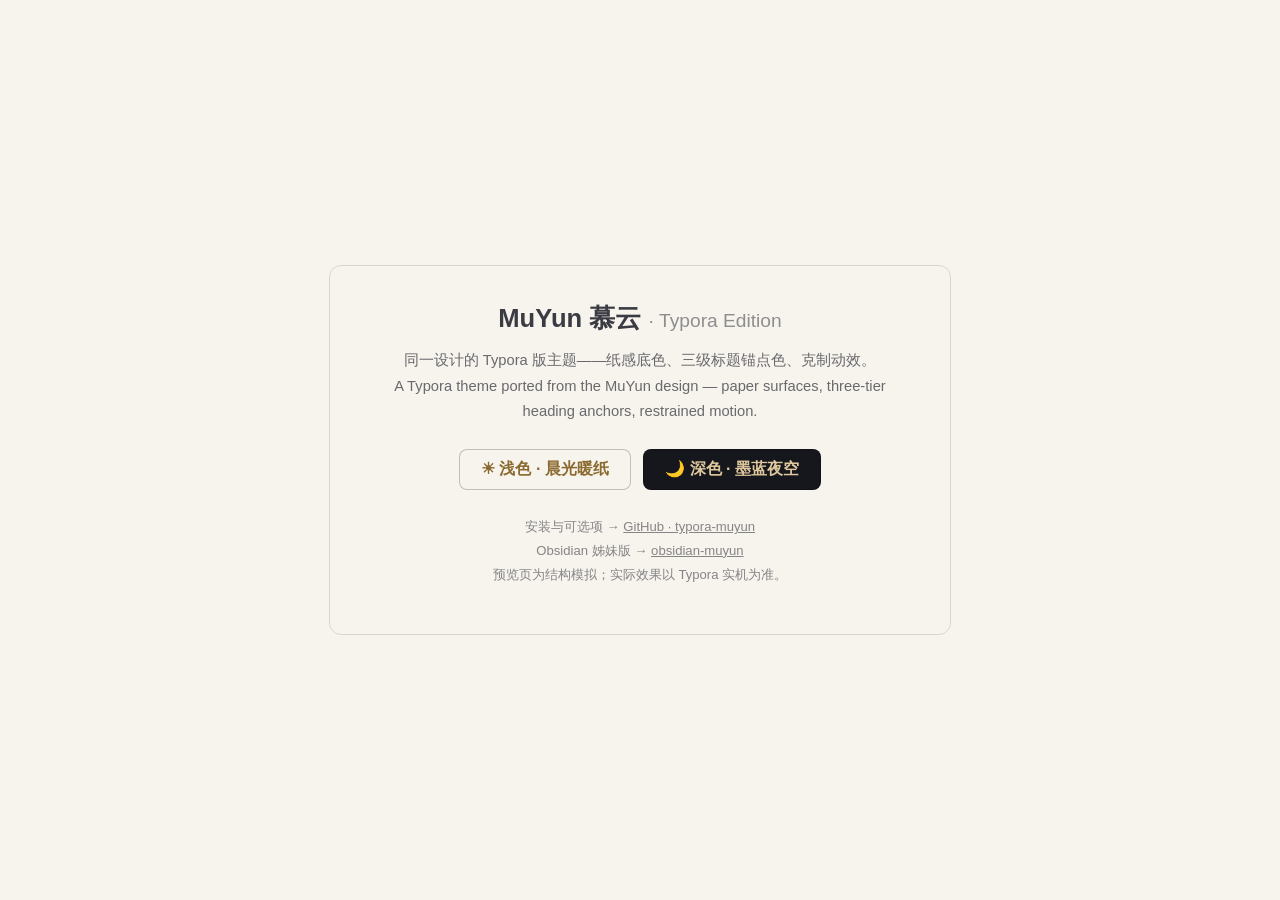
<file: index.html>
<!DOCTYPE html>
<html lang="zh">
<head>
<meta charset="utf-8">
<meta name="viewport" content="width=device-width, initial-scale=1">
<title>MuYun 慕云 · Typora 主题在线预览</title>
<style>
	:root { color-scheme: light dark; }
	body {
		margin: 0; min-height: 100vh; display: flex; align-items: center; justify-content: center;
		font-family: "Segoe UI", "PingFang SC", "Microsoft YaHei", sans-serif;
		background: #F7F4ED; color: #3B3B44;
	}
	@media (prefers-color-scheme: dark) {
		body { background: #16161D; color: #C6C9D4; }
		.card { border-color: rgba(255,255,255,.12); }
		.btn { border-color: rgba(255,255,255,.22); }
	}
	.card { max-width: 34rem; margin: 2rem 1rem; padding: 2.2rem 2.4rem; text-align: center;
		border: 1px solid rgba(0,0,0,.12); border-radius: 12px; }
	h1 { font-size: 1.6rem; margin: 0 0 .3rem; }
	h1 .en { font-weight: 400; opacity: .55; font-size: .75em; }
	.sub { font-size: .92rem; opacity: .75; line-height: 1.7; margin: .8rem 0 1.6rem; }
	.btns { display: flex; gap: .8rem; justify-content: center; flex-wrap: wrap; }
	.btn { display: inline-block; padding: .55rem 1.3rem; border-radius: 8px; text-decoration: none;
		border: 1px solid rgba(0,0,0,.22); font-weight: 600; }
	.btn-light { background: #F7F4ED; color: #8A6A30; }
	.btn-dark { background: #16161D; color: #DDC79C; }
	.meta { font-size: .82rem; opacity: .6; margin-top: 1.6rem; line-height: 1.8; }
	.meta a { color: inherit; }
</style>
</head>
<body>
<main class="card">
	<h1>MuYun 慕云 <span class="en">· Typora Edition</span></h1>
	<p class="sub">同一设计的 Typora 版主题——纸感底色、三级标题锚点色、克制动效。<br>
	A Typora theme ported from the MuYun design — paper surfaces, three-tier heading anchors, restrained motion.</p>
	<div class="btns">
		<a class="btn btn-light" href="preview-light.html">☀ 浅色 · 晨光暖纸</a>
		<a class="btn btn-dark" href="preview-dark.html">🌙 深色 · 墨蓝夜空</a>
	</div>
	<p class="meta">
		安装与可选项 → <a href="https://github.com/GarrettFynn/typora-muyun">GitHub · typora-muyun</a><br>
		Obsidian 姊妹版 → <a href="https://github.com/GarrettFynn/obsidian-muyun">obsidian-muyun</a><br>
		预览页为结构模拟；实际效果以 Typora 实机为准。
	</p>
</main>
</body>
</html>
</file>
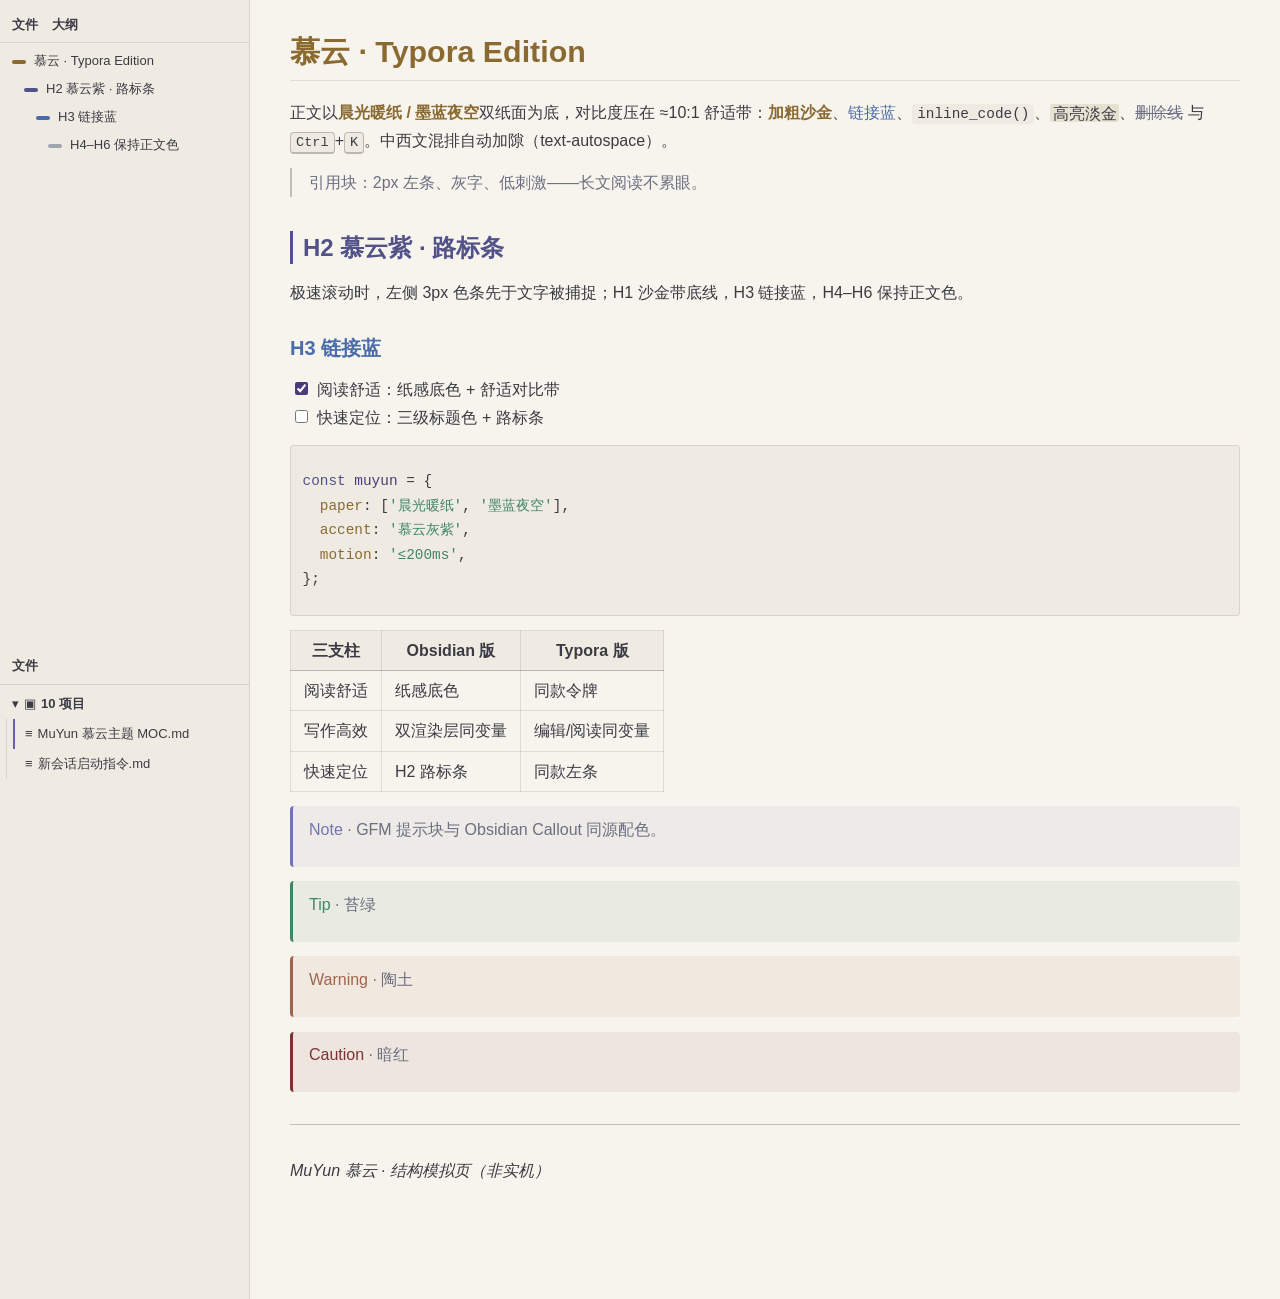
<file: preview-light.html>
<!DOCTYPE html>
<html lang="zh">
<head>
<meta charset="utf-8">
<title>MuYun · 晨光暖纸（结构模拟）</title>
<link rel="stylesheet" href="muyun.css">
<style>
	/* mock 布局（非主题内容） */
	body { display: flex; min-height: 100vh; margin: 0; }
	#typora-sidebar {
		width: 250px; flex: none; display: flex; flex-direction: column;
		border-right: 1px solid var(--muyun-border);
		font-size: 13px; box-sizing: border-box; padding: 8px 0;
	}
	.sidebar-tabs { display: flex; gap: 14px; padding: 6px 12px; font-weight: 600; }
	.sidebar-content { flex: 1; overflow: auto; padding: 4px 0 10px; }
	.outline-item { display: flex; align-items: center; padding: 3px 12px; }
	.outline-item > a { color: inherit; text-decoration: none; }
	.outline-h2 > .outline-item { padding-left: 24px; }
	.outline-h3 > .outline-item { padding-left: 36px; }
	.outline-h4 > .outline-item { padding-left: 48px; }
	.file-library-node { position: relative; }
	.file-node-background { position: absolute; left: 0; right: 0; top: 0; bottom: 0; }
	.file-node-content { position: relative; display: flex; align-items: center; gap: 5px; padding: 4px 12px; }
	.file-node-children { position: relative; margin-left: 6px; padding-left: 6px; }
	#write { flex: 1; max-width: none; margin: 0; padding: 30px 40px 100px; }
</style>
</head>
<body>
<div id="typora-sidebar">
	<div class="sidebar-tabs"><span>文件</span><span>大纲</span></div>
	<div class="sidebar-content">
		<div class="outline-item-wrapper outline-h1"><div class="outline-item"><a><span class="outline-label">慕云 · Typora Edition</span></a></div></div>
		<div class="outline-item-wrapper outline-h2"><div class="outline-item"><a><span class="outline-label">H2 慕云紫 · 路标条</span></a></div></div>
		<div class="outline-item-wrapper outline-h3"><div class="outline-item"><a><span class="outline-label">H3 链接蓝</span></a></div></div>
		<div class="outline-item-wrapper outline-h4"><div class="outline-item"><a><span class="outline-label">H4–H6 保持正文色</span></a></div></div>
	</div>
	<div class="sidebar-tabs"><span>文件</span></div>
	<div class="sidebar-content">
		<div class="file-library-node" data-is-directory="true">
			<div class="file-node-background"></div>
			<div class="file-node-content"><span class="file-node-open-state">▾</span><span class="file-node-icon">▣</span><span class="file-node-title">10 项目</span></div>
			<div class="file-node-children">
				<div class="file-library-node active">
					<div class="file-node-background"></div>
					<div class="file-node-content"><span class="file-node-icon">≡</span><span class="file-node-title">MuYun 慕云主题 MOC.md</span></div>
				</div>
				<div class="file-library-node">
					<div class="file-node-background"></div>
					<div class="file-node-content"><span class="file-node-icon">≡</span><span class="file-node-title">新会话启动指令.md</span></div>
				</div>
			</div>
		</div>
	</div>
</div>
<div id="write">
	<h1>慕云 · Typora Edition</h1>
	<p>正文以<strong>晨光暖纸 / 墨蓝夜空</strong>双纸面为底，对比度压在 ≈10:1 舒适带：<strong>加粗沙金</strong>、<a href="#">链接蓝</a>、<code>inline_code()</code>、<mark>高亮淡金</mark>、<del>删除线</del> 与 <kbd>Ctrl</kbd>+<kbd>K</kbd>。中西文混排自动加隙（text-autospace）。</p>
	<blockquote>引用块：2px 左条、灰字、低刺激——长文阅读不累眼。</blockquote>
	<h2>H2 慕云紫 · 路标条</h2>
	<p>极速滚动时，左侧 3px 色条先于文字被捕捉；H1 沙金带底线，H3 链接蓝，H4–H6 保持正文色。</p>
	<h3>H3 链接蓝</h3>
	<ul>
		<li class="md-task-list-item"><input type="checkbox" checked> 阅读舒适：纸感底色 + 舒适对比带</li>
		<li class="md-task-list-item"><input type="checkbox"> 快速定位：三级标题色 + 路标条</li>
	</ul>
	<pre class="md-fences"><div class="CodeMirror cm-s-inner"><div class="CodeMirror-lines"><pre class="CodeMirror-line"><span><span class="cm-keyword">const</span> <span class="cm-def">muyun</span> = {
  <span class="cm-attribute">paper</span>: [<span class="cm-string">'晨光暖纸'</span>, <span class="cm-string">'墨蓝夜空'</span>],
  <span class="cm-attribute">accent</span>: <span class="cm-string">'慕云灰紫'</span>,
  <span class="cm-attribute">motion</span>: <span class="cm-string">'≤200ms'</span>,
};</span></pre></div></div></pre>
	<table>
		<thead><tr><th>三支柱</th><th>Obsidian 版</th><th>Typora 版</th></tr></thead>
		<tbody>
			<tr><td>阅读舒适</td><td>纸感底色</td><td>同款令牌</td></tr>
			<tr><td>写作高效</td><td>双渲染层同变量</td><td>编辑/阅读同变量</td></tr>
			<tr><td>快速定位</td><td>H2 路标条</td><td>同款左条</td></tr>
		</tbody>
	</table>
	<blockquote class="md-alert md-alert-note"><p><span class="md-alert-text-note">Note</span> · GFM 提示块与 Obsidian Callout 同源配色。</p></blockquote>
	<blockquote class="md-alert md-alert-tip"><p><span class="md-alert-text-tip">Tip</span> · 苔绿</p></blockquote>
	<blockquote class="md-alert md-alert-warning"><p><span class="md-alert-text-warning">Warning</span> · 陶土</p></blockquote>
	<blockquote class="md-alert md-alert-caution"><p><span class="md-alert-text-caution">Caution</span> · 暗红</p></blockquote>
	<hr>
	<p><em>MuYun 慕云 · 结构模拟页（非实机）</em></p>
</div>
</body>
</html>
</file>
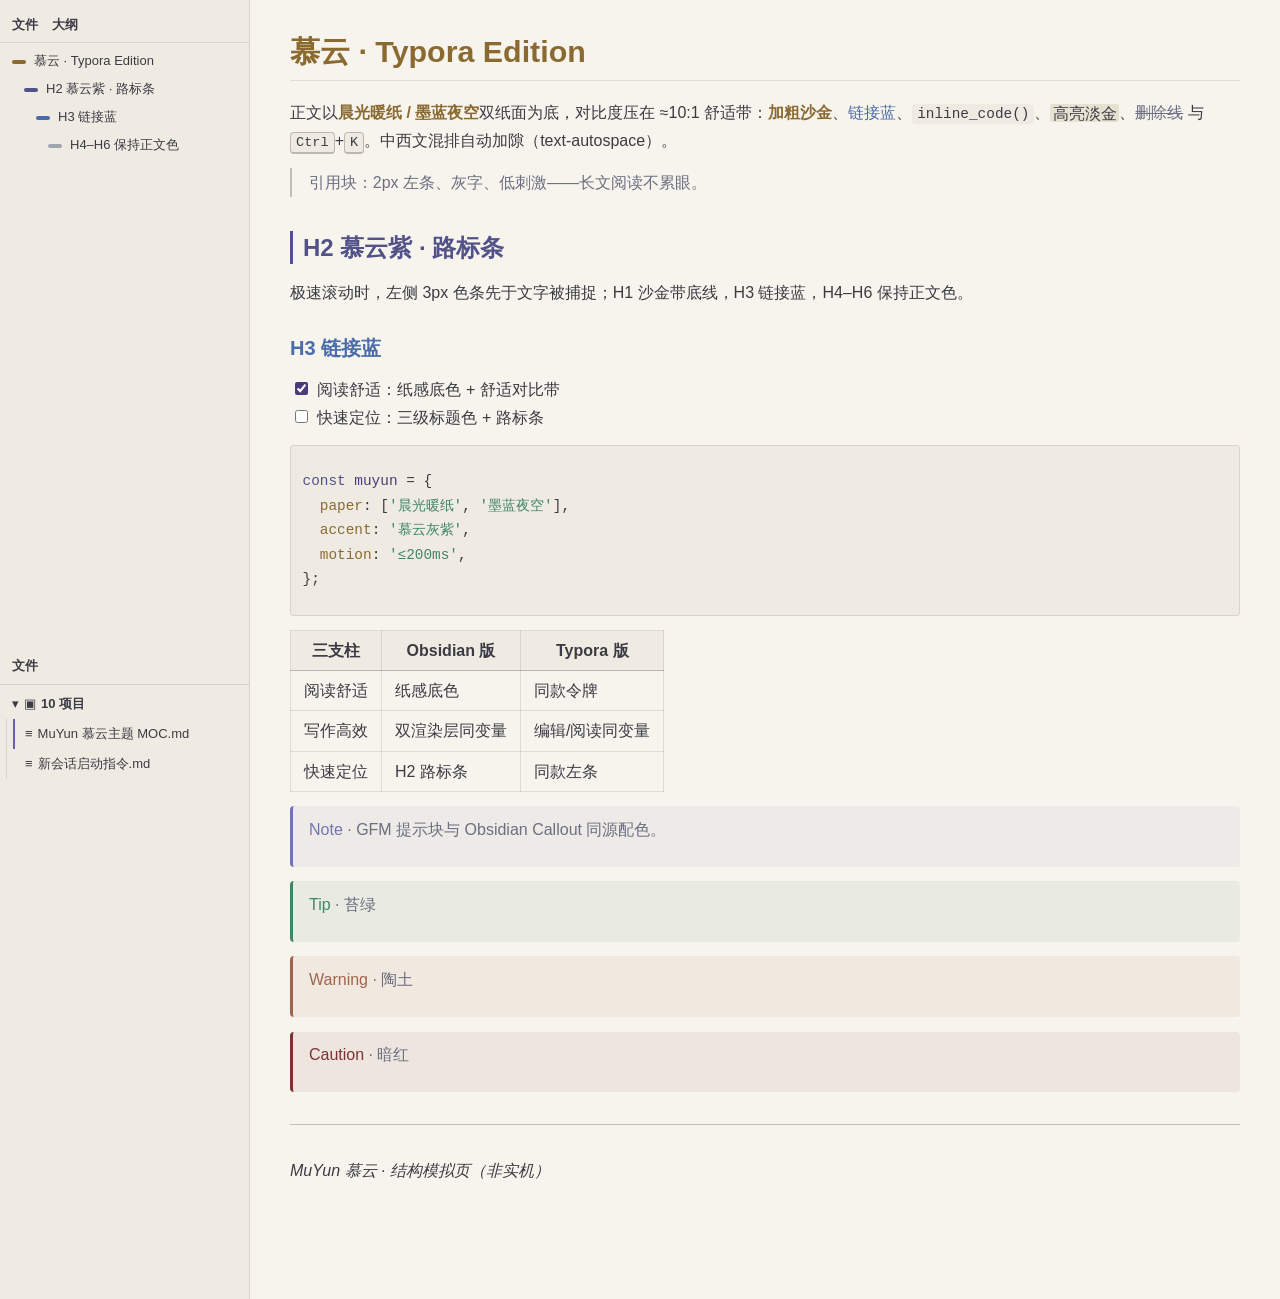
<file: preview/preview-light.html>
<!DOCTYPE html>
<html lang="zh">
<head>
<meta charset="utf-8">
<title>MuYun · 晨光暖纸（结构模拟）</title>
<link rel="stylesheet" href="../muyun.css">
<style>
	/* mock 布局（非主题内容） */
	body { display: flex; min-height: 100vh; margin: 0; }
	#typora-sidebar {
		width: 250px; flex: none; display: flex; flex-direction: column;
		border-right: 1px solid var(--muyun-border);
		font-size: 13px; box-sizing: border-box; padding: 8px 0;
	}
	.sidebar-tabs { display: flex; gap: 14px; padding: 6px 12px; font-weight: 600; }
	.sidebar-content { flex: 1; overflow: auto; padding: 4px 0 10px; }
	.outline-item { display: flex; align-items: center; padding: 3px 12px; }
	.outline-item > a { color: inherit; text-decoration: none; }
	.outline-h2 > .outline-item { padding-left: 24px; }
	.outline-h3 > .outline-item { padding-left: 36px; }
	.outline-h4 > .outline-item { padding-left: 48px; }
	.file-library-node { position: relative; }
	.file-node-background { position: absolute; left: 0; right: 0; top: 0; bottom: 0; }
	.file-node-content { position: relative; display: flex; align-items: center; gap: 5px; padding: 4px 12px; }
	.file-node-children { position: relative; margin-left: 6px; padding-left: 6px; }
	#write { flex: 1; max-width: none; margin: 0; padding: 30px 40px 100px; }
</style>
</head>
<body>
<div id="typora-sidebar">
	<div class="sidebar-tabs"><span>文件</span><span>大纲</span></div>
	<div class="sidebar-content">
		<div class="outline-item-wrapper outline-h1"><div class="outline-item"><a><span class="outline-label">慕云 · Typora Edition</span></a></div></div>
		<div class="outline-item-wrapper outline-h2"><div class="outline-item"><a><span class="outline-label">H2 慕云紫 · 路标条</span></a></div></div>
		<div class="outline-item-wrapper outline-h3"><div class="outline-item"><a><span class="outline-label">H3 链接蓝</span></a></div></div>
		<div class="outline-item-wrapper outline-h4"><div class="outline-item"><a><span class="outline-label">H4–H6 保持正文色</span></a></div></div>
	</div>
	<div class="sidebar-tabs"><span>文件</span></div>
	<div class="sidebar-content">
		<div class="file-library-node" data-is-directory="true">
			<div class="file-node-background"></div>
			<div class="file-node-content"><span class="file-node-open-state">▾</span><span class="file-node-icon">▣</span><span class="file-node-title">10 项目</span></div>
			<div class="file-node-children">
				<div class="file-library-node active">
					<div class="file-node-background"></div>
					<div class="file-node-content"><span class="file-node-icon">≡</span><span class="file-node-title">MuYun 慕云主题 MOC.md</span></div>
				</div>
				<div class="file-library-node">
					<div class="file-node-background"></div>
					<div class="file-node-content"><span class="file-node-icon">≡</span><span class="file-node-title">新会话启动指令.md</span></div>
				</div>
			</div>
		</div>
	</div>
</div>
<div id="write">
	<h1>慕云 · Typora Edition</h1>
	<p>正文以<strong>晨光暖纸 / 墨蓝夜空</strong>双纸面为底，对比度压在 ≈10:1 舒适带：<strong>加粗沙金</strong>、<a href="#">链接蓝</a>、<code>inline_code()</code>、<mark>高亮淡金</mark>、<del>删除线</del> 与 <kbd>Ctrl</kbd>+<kbd>K</kbd>。中西文混排自动加隙（text-autospace）。</p>
	<blockquote>引用块：2px 左条、灰字、低刺激——长文阅读不累眼。</blockquote>
	<h2>H2 慕云紫 · 路标条</h2>
	<p>极速滚动时，左侧 3px 色条先于文字被捕捉；H1 沙金带底线，H3 链接蓝，H4–H6 保持正文色。</p>
	<h3>H3 链接蓝</h3>
	<ul>
		<li class="md-task-list-item"><input type="checkbox" checked> 阅读舒适：纸感底色 + 舒适对比带</li>
		<li class="md-task-list-item"><input type="checkbox"> 快速定位：三级标题色 + 路标条</li>
	</ul>
	<pre class="md-fences"><div class="CodeMirror cm-s-inner"><div class="CodeMirror-lines"><pre class="CodeMirror-line"><span><span class="cm-keyword">const</span> <span class="cm-def">muyun</span> = {
  <span class="cm-attribute">paper</span>: [<span class="cm-string">'晨光暖纸'</span>, <span class="cm-string">'墨蓝夜空'</span>],
  <span class="cm-attribute">accent</span>: <span class="cm-string">'慕云灰紫'</span>,
  <span class="cm-attribute">motion</span>: <span class="cm-string">'≤200ms'</span>,
};</span></pre></div></div></pre>
	<table>
		<thead><tr><th>三支柱</th><th>Obsidian 版</th><th>Typora 版</th></tr></thead>
		<tbody>
			<tr><td>阅读舒适</td><td>纸感底色</td><td>同款令牌</td></tr>
			<tr><td>写作高效</td><td>双渲染层同变量</td><td>编辑/阅读同变量</td></tr>
			<tr><td>快速定位</td><td>H2 路标条</td><td>同款左条</td></tr>
		</tbody>
	</table>
	<blockquote class="md-alert md-alert-note"><p><span class="md-alert-text-note">Note</span> · GFM 提示块与 Obsidian Callout 同源配色。</p></blockquote>
	<blockquote class="md-alert md-alert-tip"><p><span class="md-alert-text-tip">Tip</span> · 苔绿</p></blockquote>
	<blockquote class="md-alert md-alert-warning"><p><span class="md-alert-text-warning">Warning</span> · 陶土</p></blockquote>
	<blockquote class="md-alert md-alert-caution"><p><span class="md-alert-text-caution">Caution</span> · 暗红</p></blockquote>
	<hr>
	<p><em>MuYun 慕云 · 结构模拟页（非实机）</em></p>
</div>
</body>
</html>
</file>
<file: muyun.css>
/* MuYun 慕云 · Typora Edition v0.3.3 — 晨光暖纸（浅色）
   obsidian-muyun 的姊妹主题：三支柱 —— ① 阅读舒适 ② 写作高效 ③ 快速定位。
   令牌取自《MuYun 设计文档》定稿值；组件规则两态共用（深色见 muyun-dark.css，仅覆盖令牌）。
   约定：优先 CSS 变量；动效 ≤200ms、只动 color/opacity/transform；reduced-motion 全关。
   行宽三档（对应 Obsidian 版 Style Settings）：40rem 默认 / 46rem 放宽 / 52rem 宽幅 —— 改 --muyun-measure 即可。 */

:root {
	/* ── 纸面（晨光暖纸） ── */
	--bg-color: #F7F4ED;                 /* Typora 内建：窗口与导出底色 */
	--side-bar-bg-color: #EFEBE3;
	--muyun-bg-secondary: #EFEBE3;
	--text-color: #3B3B44;
	--muyun-text-muted: #6B6F80;
	--muyun-text-faint: #A0A3B0;

	/* ── 锚点色系（降饱和、保色相） ── */
	--muyun-accent: #6760A6;             /* 慕云灰紫 · 文字强调/悬停 */
	--primary-color: #4A3A7E;            /* 墨紫 · 交互强调（浅色专属定稿） */
	--muyun-link: #4A6CAB;               /* 链接蓝 */
	--muyun-bold: #8A6A30;               /* 沙金 · 加粗 */
	--muyun-h1: #8A6A30;                 /* H1 沙金 */
	--muyun-h2: #525288;                 /* H2 慕云紫（双态同值） */
	--muyun-h3: #4A6CAB;                 /* H3 链接蓝 */
	--muyun-outline-h2: #525288;         /* 大纲 H2 色条（同 h2；深色经此令牌提亮，见 muyun-dark） */

	/* ── 派生面（边框/悬停/代码/高亮/标签） ── */
	--muyun-border: rgba(0, 0, 0, 0.10);
	--muyun-border-strong: rgba(0, 0, 0, 0.22);
	--muyun-hover: rgba(0, 0, 0, 0.05);
	--muyun-code-bg: #EFEBE3;
	--muyun-highlight-bg: rgba(138, 106, 48, 0.14);
	--muyun-tag-bg: rgba(103, 96, 166, 0.08);
	--muyun-scrollbar-thumb: rgba(0, 0, 0, 0.16);

	/* ── Typora 内建（侧栏/选区/活动文件） ── */
	--control-text-color: #6B6F80;
	--control-text-hover-color: #3B3B44;
	--item-hover-bg-color: rgba(0, 0, 0, 0.05);
	--item-hover-text-color: #3B3B44;
	--active-file-bg-color: rgba(0, 0, 0, 0.05);
	--active-file-border-color: #6760A6;
	--active-file-text-color: #3B3B44;
	--select-text-bg-color: rgba(88, 78, 150, 0.12);
	--search-select-bg-color: rgba(88, 78, 150, 0.18);
	--window-border: 1px solid rgba(0, 0, 0, 0.22);
	--rawblock-edit-panel-bd: #EFEBE3;
	--monospace: "Lucida Console", Consolas, "Cascadia Mono", Menlo, "Courier New", monospace;

	/* ── 代码语法高亮（取自 MuYun 调色板：慕云紫/苔绿/陶土/墨紫/沙金） ── */
	--muyun-cm-keyword: #525288;
	--muyun-cm-string: #3F8566;
	--muyun-cm-number: #A0644C;
	--muyun-cm-def: #4A3A7E;
	--muyun-cm-comment: #6B6F80;
	--muyun-cm-tag: #A0644C;
	--muyun-cm-attr: #8A6A30;
	--muyun-cm-link: #4A6CAB;
	--muyun-cm-error: #7E3232;           /* 错误 · 暗红（Callout danger 同源，池外唯一例外） */

	/* ── GFM 提示块（与 Obsidian Callout 同一调色板） ── */
	--muyun-alert-note: #7375AE;      --muyun-alert-note-bg: rgba(115, 117, 174, 0.08);
	--muyun-alert-tip: #3F8566;       --muyun-alert-tip-bg: rgba(63, 133, 102, 0.08);
	--muyun-alert-important: #525288; --muyun-alert-important-bg: rgba(82, 82, 136, 0.08);
	--muyun-alert-warning: #A0644C;   --muyun-alert-warning-bg: rgba(160, 100, 76, 0.08);
	--muyun-alert-caution: #7E3232;   --muyun-alert-caution-bg: rgba(126, 50, 50, 0.08);

	/* ── 版式与动效令牌 ── */
	--muyun-measure: 40rem;              /* 行宽（验收档；46/52rem 见文件头注释） */
	--muyun-p-spacing: 0.9rem;
	--muyun-d1: 120ms;
	--muyun-ease: cubic-bezier(0.22, 0.61, 0.36, 1);
}

/* ============ 正文对比度三档（与 Obsidian 版同值；默认标准档 ≈10:1，两块都注释即标准） ============
   启用方法：去掉目标块的注释标记。深色主题的对应档在 muyun-dark.css 末尾同名区块，配套启用。 */

/* 柔和 Soft（约 8.5:1，更护眼）
:root {
	--text-color: #55555F;
}
*/

/* 扎实 Firm（约 12.5:1，更清晰）
:root {
	--text-color: #2C2C33;
}
*/

/* ============ 基础版式 ============ */

html {
	font-size: 16px;
	-webkit-font-smoothing: antialiased;
}

html,
body {
	background: var(--bg-color);
	color: var(--text-color);
}

body {
	font-family: "Segoe UI", "Microsoft Sans Serif", -apple-system, "PingFang SC",
		"Hiragino Sans GB", "Microsoft YaHei", "Noto Sans CJK SC", "Helvetica Neue", Arial, sans-serif;
	line-height: 1.7;
}

#write {
	max-width: var(--muyun-measure);
	margin: 0 auto;
	padding: 30px 30px 100px;
	text-autospace: normal; /* 中西文自动加隙（Chromium 120+ 实测生效；旧版静默降级） */
}

#write code,
#write tt,
#write pre {
	text-autospace: no-autospace; /* 代码区保持等宽对齐（规范关键字是 no-autospace，none 为无效值） */
}

@media (max-width: 750px) {
	#write {
		padding: 20px 20px 80px;
	}
}

#write > h1:first-child,
#write > h2:first-child,
#write > h3:first-child {
	margin-top: 0;
}

/* ============ 标题系统（H1 沙金 / H2 慕云紫路标条 / H3 链接蓝；H4–H6 保持正文色） ============ */

h1, h2, h3, h4, h5, h6 {
	font-weight: 600;
	line-height: 1.4;
	margin: 1.4em 0 0.6em;
	color: var(--text-color);
	cursor: text;
}

h1 tt, h1 code,
h2 tt, h2 code,
h3 tt, h3 code,
h4 tt, h4 code,
h5 tt, h5 code,
h6 tt, h6 code {
	font-size: inherit;
}

h1 {
	font-size: 1.9em;
	margin-top: 1.7em;
	color: var(--muyun-h1);
	padding-bottom: 0.25em;
	border-bottom: 1px solid var(--muyun-border);
}

h2 {
	font-size: 1.5em;
	color: var(--muyun-h2);
	border-left: 3px solid var(--muyun-h2);   /* H2 路标条：极速滚动时色块先于文字被捕捉 */
	padding-left: 10px;
}

h3 {
	font-size: 1.25em;
	color: var(--muyun-h3);
}

h4 { font-size: 1.12em; }
h5 { font-size: 1em; }
h6 { font-size: 0.95em; }

/* ============ 正文与行内元素 ============ */

p {
	margin: 0 0 var(--muyun-p-spacing);
	word-wrap: break-word;
}

ul, ol, dl, table {
	margin: var(--muyun-p-spacing) 0;
}

li > ol,
li > ul {
	margin: 0;
}

ul, ol {
	padding-left: 1.5em;
}

a {
	color: var(--muyun-link);
	text-decoration: none;
	outline: 0;
	transition: color var(--muyun-d1) var(--muyun-ease);
}

a:hover {
	color: var(--muyun-accent);
}

strong, b {
	color: var(--muyun-bold);
	font-weight: 600;
}

del {
	color: var(--muyun-text-muted);
}

mark {
	background: var(--muyun-highlight-bg);
	color: var(--text-color);
	border-radius: 2px;
	padding: 0.05em 0.15em;
}

::selection,
*.in-text-selection {
	background: var(--select-text-bg-color);
	color: var(--text-color);
	text-shadow: none;
}

blockquote {
	border-left: 2px solid var(--muyun-border-strong);
	padding: 0.05em 0 0.05em 1.05em;
	color: var(--muyun-text-muted);
	margin: var(--muyun-p-spacing) 0;
}

hr {
	border: 0;
	border-top: 1px solid var(--muyun-border-strong);
	height: 0;
	margin: 2em auto;
	box-sizing: content-box;
	overflow: hidden;
}

img {
	max-width: 100%;
}

.md-image > .md-meta {
	color: var(--muyun-text-muted);
	font-size: 0.9em;
}

.md-tag {                                   /* #标签：与正文标签同款（灰紫淡底） */
	color: var(--muyun-accent);
	background: var(--muyun-tag-bg);
	border-radius: 999px;
	padding: 0.1em 0.5em;
}

sup.md-footnote {
	background: var(--muyun-hover);
	color: var(--muyun-link);
	border-radius: 2px;
	padding: 0 2px;
}

.footnotes {
	color: var(--muyun-text-muted);
	font-size: 0.9em;
}

kbd,
body #write kbd {
	font-family: var(--monospace);
	font-size: 0.85em;
	padding: 2px 5px;
	color: var(--text-color);
	background: var(--muyun-bg-secondary);
	border: 1px solid var(--muyun-border-strong);
	border-bottom-width: 2px;
	border-radius: 4px;
}

/* ============ 代码（行内 / 围栏 / 源码模式） ============ */

code, tt, kbd, var, pre, .md-fences, .CodeMirror {
	font-family: var(--monospace);
}

code, tt, var {
	background: var(--muyun-code-bg);
	border-radius: 4px;                      /* --code-radius */
	padding: 2px 5px;
	font-size: 0.9em;
}

.md-fences {
	background: var(--muyun-code-bg);
	border: 1px solid var(--muyun-border);
	border-radius: 4px;
	padding: 0.6em 0.8em;
	margin: var(--muyun-p-spacing) 0;
	font-size: 0.9em;
}

.CodeMirror-gutters {
	background: var(--muyun-code-bg);
	border-right: 1px solid var(--muyun-border);
}

.CodeMirror-linenumber {
	color: var(--muyun-text-faint);
}

/* 语法高亮（围栏 cm-s-inner 与源码模式 cm-s-typora-default 共用一套令牌） */
.cm-s-inner .cm-keyword, .cm-s-typora-default .cm-keyword   { color: var(--muyun-cm-keyword); }
.cm-s-inner .cm-string, .cm-s-typora-default .cm-string,
.cm-s-inner .cm-string-2, .cm-s-typora-default .cm-string-2 { color: var(--muyun-cm-string); }
.cm-s-inner .cm-number, .cm-s-typora-default .cm-number,
.cm-s-inner .cm-atom, .cm-s-typora-default .cm-atom         { color: var(--muyun-cm-number); }
.cm-s-inner .cm-def, .cm-s-typora-default .cm-def,
.cm-s-inner .cm-variable-2, .cm-s-typora-default .cm-variable-2,
.cm-s-inner .cm-builtin, .cm-s-typora-default .cm-builtin   { color: var(--muyun-cm-def); }
.cm-s-inner .cm-comment, .cm-s-typora-default .cm-comment   { color: var(--muyun-cm-comment); font-style: italic; }
.cm-s-inner .cm-tag, .cm-s-typora-default .cm-tag           { color: var(--muyun-cm-tag); }
.cm-s-inner .cm-attribute, .cm-s-typora-default .cm-attribute { color: var(--muyun-cm-attr); }
.cm-s-inner .cm-link, .cm-s-typora-default .cm-link,
.cm-s-inner .cm-url, .cm-s-typora-default .cm-url           { color: var(--muyun-cm-link); }
.cm-s-inner .cm-meta, .cm-s-typora-default .cm-meta,
.cm-s-inner .cm-qualifier, .cm-s-typora-default .cm-qualifier { color: var(--muyun-text-muted); }

/* v0.3.3 令牌补全：Typora 内置 codemirror.css 以同特异性硬编码浅色（cm-variable/cm-property 纯黑、
   cm-operator 暗红），未覆盖的令牌会在深色下漏成黑字——此处逐一接管。
   设计：未识别令牌回落正文色；运算符/括号等结构符退后取灰；键名/类型/引用按语义归入既有色族 */
.md-fences .CodeMirror,
#typora-source .CodeMirror {
	color: var(--text-color);               /* 基础码色：普通文本与任何未识别令牌 */
}
.cm-s-inner .cm-variable, .cm-s-typora-default .cm-variable       { color: var(--text-color); }
.cm-s-inner .cm-operator, .cm-s-typora-default .cm-operator,
.cm-s-inner .cm-bracket, .cm-s-typora-default .cm-bracket,
.cm-s-inner .cm-hr, .cm-s-typora-default .cm-hr                   { color: var(--muyun-text-muted); }
.cm-s-inner .cm-property, .cm-s-typora-default .cm-property       { color: var(--muyun-cm-link); }
.cm-s-inner .cm-variable-3, .cm-s-typora-default .cm-variable-3   { color: var(--muyun-cm-attr); }
.cm-s-inner .cm-quote, .cm-s-typora-default .cm-quote             { color: var(--muyun-cm-string); }
.cm-s-inner .cm-error, .cm-s-typora-default .cm-error             { color: var(--muyun-cm-error); }

/* 源码模式：正文着标题色（对应阅读态 H1–H3） */
.cm-s-typora-default .cm-header { color: var(--muyun-h1); font-weight: 600; }
.cm-s-typora-default .cm-header-2 { color: var(--muyun-h2); }
.cm-s-typora-default .cm-header-3 { color: var(--muyun-h3); }
.cm-s-typora-default .cm-header-4,
.cm-s-typora-default .cm-header-5,
.cm-s-typora-default .cm-header-6 { color: var(--text-color); }

#typora-source .CodeMirror-activeline-background,
.md-fences .CodeMirror-activeline-background {
	background: var(--muyun-hover);
}

/* 围栏语言角标浮层 */
.code-tooltip {
	background: var(--muyun-bg-secondary);
	border: 1px solid var(--muyun-border);
	box-shadow: none;
	border-radius: 4px;
}

.auto-suggest-container {
	background: var(--muyun-bg-secondary);
	border: 1px solid var(--muyun-border);
}

/* YAML front matter */
#write pre.md-meta-block {
	background: var(--muyun-bg-secondary);
	color: var(--muyun-text-muted);
	border: 0;
	border-radius: 4px;
	padding: 0.8em 1em;
	font-size: 0.85em;
	line-height: 1.5;
}

/* ============ 表格（表头微底 + hover 行高亮：宽表横向扫行不丢线） ============ */

table {
	border-collapse: collapse;
	border-spacing: 0;
	padding: 0;
	word-break: initial;
	max-width: 100%;
}

table tr {
	border: 0;
}

th, td {
	border: 1px solid var(--muyun-border);
	padding: 6px 13px;
	transition: background-color var(--muyun-d1) var(--muyun-ease);
}

th {
	font-weight: 600;
	background: var(--muyun-bg-secondary);
	border-bottom: 1px solid var(--muyun-border-strong);
}

tbody tr:hover td {
	background: var(--muyun-hover);
}

/* ============ 任务清单（勾选弹入；L3） ============ */

.md-task-list-item {
	list-style: none;
}

.md-task-list-item > input {
	margin-left: -1.4em;
	margin-right: 0.35em;
	accent-color: var(--primary-color);      /* Chromium 原生勾选框取主题交互色 */
}

@keyframes muyun-pop {
	from { transform: scale(0.6); }
	to { transform: scale(1); }
}

.md-task-list-item > input:checked {
	animation: muyun-pop 0.15s var(--muyun-ease);
}

.md-task-list-item.task-list-done {         /* 已完成项：正文色弱化，不打删除线 */
	color: var(--muyun-text-faint);
}

/* ============ GFM 提示块（note/tip/important/warning/caution —— Callout 同源色） ============ */

.md-alert {
	border-left: 3px solid var(--muyun-border-strong);
	border-radius: 4px;
	padding: 0.6em 1em;
	margin: var(--muyun-p-spacing) 0;
}

.md-alert-note     { border-left-color: var(--muyun-alert-note);     background: var(--muyun-alert-note-bg); }
.md-alert-tip      { border-left-color: var(--muyun-alert-tip);      background: var(--muyun-alert-tip-bg); }
.md-alert-important{ border-left-color: var(--muyun-alert-important);background: var(--muyun-alert-important-bg); }
.md-alert-warning  { border-left-color: var(--muyun-alert-warning);  background: var(--muyun-alert-warning-bg); }
.md-alert-caution,
.md-alert-danger   { border-left-color: var(--muyun-alert-caution);  background: var(--muyun-alert-caution-bg); }

.md-alert-text-note     { color: var(--muyun-alert-note); }
.md-alert-text-tip      { color: var(--muyun-alert-tip); }
.md-alert-text-important{ color: var(--muyun-alert-important); }
.md-alert-text-warning  { color: var(--muyun-alert-warning); }
.md-alert-text-caution  { color: var(--muyun-alert-caution); }
.md-alert-text-danger   { color: var(--muyun-alert-caution); }

/* ============ 目录（TOC 层级着色 = 大纲圆点同款：金/紫/蓝） ============ */

.md-toc {
	margin: var(--muyun-p-spacing) 0;
}

.md-toc-content a {
	color: var(--muyun-text-muted);
}

.md-toc-content a:hover {
	color: var(--text-color);
}

.md-toc-h1 { color: var(--muyun-h1) !important; }
.md-toc-h2 { color: var(--muyun-h2) !important; }
.md-toc-h3 { color: var(--muyun-h3) !important; }

/* ============ 界面（快速打开 / 侧栏 / 大纲 / 底栏 / 搜索） ============ */

#typora-quick-open {
	background: var(--muyun-bg-secondary);
	border: 1px solid var(--muyun-border);
}

.typora-quick-open-item.active {
	background: var(--muyun-hover);
	color: var(--text-color);
	box-shadow: inset 2px 0 0 var(--muyun-accent);   /* 键盘选中行左条（B7-⑨） */
}

#typora-sidebar {
	background: var(--side-bar-bg-color);
}

.sidebar-tabs {
	border-bottom: 1px solid var(--muyun-border);
}

/* 文件树三件套（B7 同构）：文件夹字重 / 当前项左条+底色 / hover 渐亮 / 缩进引导线 */
[data-is-directory="true"] > .file-node-content .file-node-title {
	font-weight: 600;
}
.file-node-content,
.file-list-item {
	transition: background-color var(--muyun-d1) var(--muyun-ease), color var(--muyun-d1) var(--muyun-ease);
}
.file-library-node.active > .file-node-background,
.file-list-item.active {
	box-shadow: inset 2px 0 0 var(--muyun-accent);
}
.file-node-children {
	margin-left: 6px;
	padding-left: 6px;
	border-left: 1px solid var(--muyun-border);
}

/* 父链高亮（B7-H3）：悬停深层文件 → 祖先文件夹逐级亮起；Chromium 不支持 :has() 时静默降级 */
@supports selector(:has(*)) {
	.file-library-node:has(:hover) > .file-node-content {
		background-color: var(--muyun-hover);
		color: var(--text-color);
	}
}

/* 文件列表视图与侧栏铬件（信息条 tab / 底栏 / 排序 / 路径条 / 搜索面板输入）——类名取自官方 night 内置主题 */
.file-list-item {
	border-bottom: none;
}
.file-list-item.active:first-child {
	border-top: none;
}
.file-list-item-summary {
	color: var(--muyun-text-muted);
}
.active-tab-files #info-panel-tab-file,
.active-tab-files #info-panel-tab-file:hover,
.active-tab-outline #info-panel-tab-outline,
.active-tab-outline #info-panel-tab-outline:hover {
	color: var(--text-color);
}
.sidebar-footer-item:hover,
.footer-item:hover {
	background: var(--muyun-hover);
	color: var(--text-color);
}
.ty-side-sort-btn.active,
.ty-side-sort-btn:hover,
.selected-folder-menu-item a::after {
	color: var(--muyun-accent);
}
#file-info-file-path .file-info-field-value:hover {
	background: var(--muyun-hover);
	color: var(--text-color);
}
#md-searchpanel input {
	color: var(--text-color);
	background: var(--bg-color);
	border: 1px solid var(--muyun-border);
}

.outline-item {
	transition: background-color var(--muyun-d1) var(--muyun-ease);
}

.outline-item:hover {
	background: var(--item-hover-bg-color);
}

/* 大纲层级色条（B7 同构）：金/紫/蓝 = 标题色系；H4 以下取灰，对应「H4–H6 保持正文色」支柱。
   v0.3.2：圆点改 14×4 色条（呼应 H2 路标条）；挂点从 .outline-item 移到 .outline-label——
   Typora 大纲为 table-cell 布局，挂 .outline-item 的 inline-block 会与标题错位 */
.outline-label::before {
	content: "";
	display: inline-block;
	vertical-align: middle;
	width: 14px;
	height: 4px;
	border-radius: 2px;
	background: var(--muyun-text-faint);
	margin-right: 8px;
}
.outline-item-wrapper.outline-h1 > .outline-item .outline-label::before { background: var(--muyun-h1); }
.outline-item-wrapper.outline-h2 > .outline-item .outline-label::before { background: var(--muyun-outline-h2); }
.outline-item-wrapper.outline-h3 > .outline-item .outline-label::before { background: var(--muyun-h3); }

footer.ty-footer {
	color: var(--muyun-text-muted);
	border-top: 1px solid var(--muyun-border);
}

#footer-word-count:hover {
	background: var(--item-hover-bg-color);
	color: var(--text-color);
}

#md-searchpanel {
	background: var(--muyun-bg-secondary);
	border-bottom: 1px solid var(--muyun-border);
}

.md-search-hit {                            /* 搜索命中：同 ==高亮== 底色 + 加粗 + 圆角 */
	background: var(--muyun-highlight-bg);
	color: var(--text-color);
	font-weight: 600;
	border-radius: 2px;
}

.context-menu,
#spell-check-panel,
#footer-word-count-info {
	background: var(--muyun-bg-secondary);
	border: 1px solid var(--muyun-border);
}

/* 模态框（插入表格/图片等）与表格编辑工具条 */
.modal-content {
	background: var(--muyun-bg-secondary);
	border: 1px solid var(--muyun-border);
}

.modal-header {
	border-bottom: 1px solid var(--muyun-border);
}

.modal-footer {
	border-top: 1px solid var(--muyun-border);
}

.modal-title {
	color: var(--text-color);
}

.modal-content input {
	background: var(--bg-color);
	color: var(--text-color);
	border: 1px solid var(--muyun-border);
}

.ty-table-edit {
	background: var(--muyun-bg-secondary);
	border-top: 1px solid var(--muyun-border);
}

.dropdown-menu .divider {
	border-color: var(--muyun-border-strong);
	opacity: 0.6;
}

.megamenu-content,
.megamenu-opened header {
	background: var(--bg-color);
}

/* 汉堡菜单面板内部（标题/搜索框/最近文件/下拉项/按钮）——类名取自官方 night 内置主题 */
.megamenu-menu-panel h1,
.megamenu-menu-panel h2,
.long-btn {
	color: var(--text-color);
}

.megamenu-menu-panel input[type="text"] {
	background: var(--bg-color);
	color: var(--text-color);
	border: 0;
	border-bottom: 1px solid var(--muyun-border-strong);
}

.megamenu-menu-panel .dropdown-menu > li > a {
	color: var(--text-color);
	background: var(--muyun-bg-secondary);
	text-decoration: none;
}

.megamenu-menu-panel table td:nth-child(1) {
	color: var(--text-color);
	font-weight: 600;
}

.megamenu-menu-panel tbody tr:hover td:nth-child(1) {
	color: var(--muyun-accent);
}

.megamenu-menu-panel .btn {
	border: 1px solid var(--muyun-border-strong);
	background: transparent;
}

#recent-file-panel-action-btn {
	background: var(--muyun-bg-secondary);
	border: 1px solid var(--muyun-border-strong);
}

/* 键盘导航焦点环（:focus-visible，鼠标点击不触发） */
a:focus-visible,
.btn:focus-visible,
.long-btn:focus-visible {
	outline: 2px solid var(--muyun-accent);
	outline-offset: 2px;
}

/* 偏好设置 / 导出面板：导航选中走「选中行左条」同款（B7-⑨），控件边框随令牌 */
.ty-preferences .window-content {
	background: var(--bg-color);
}
.ty-preferences .nav-group-item {
	transition: background-color var(--muyun-d1) var(--muyun-ease), color var(--muyun-d1) var(--muyun-ease);
}
.ty-preferences .nav-group-item:hover {
	background: var(--muyun-hover);
}
.ty-preferences .nav-group-item.active,
.export-item.active,
.export-items-list-control {
	background: var(--muyun-hover);
	color: var(--text-color);
	box-shadow: inset 2px 0 0 var(--muyun-accent);
}
.export-detail {
	background: var(--muyun-hover);
}
.ty-preferences select,
.ty-preferences input[type="text"],
.ty-preferences input[type="search"] {
	border: 1px solid var(--muyun-border-strong);
	background: var(--bg-color);
	color: var(--text-color);
}
.ty-preferences input[type="search"]:focus {
	box-shadow: none;
}
.ty-preferences .btn-default:hover,
.ty-preferences .btn-default:focus {
	background: var(--muyun-hover);
}

/* ============ 专注模式（非活动段落弱化到 faint，不打死灰） ============ */

.on-focus-mode .md-end-block:not(.md-focus):not(.md-focus-container) * {
	color: var(--muyun-text-faint) !important;
}

.on-focus-mode .md-end-block:not(.md-focus):not(.md-focus-container) img {
	opacity: 0.5;
}

.on-focus-mode .md-focus,
.on-focus-mode .md-focus-container {
	color: var(--text-color);
}

/* ============ 滚动条（加宽 + hover 变 accent —— 长文位置感锚点 ⑫） ============ */

::-webkit-scrollbar {
	width: 10px;
	height: 10px;
}

::-webkit-scrollbar-track {
	background: transparent;
}

::-webkit-scrollbar-thumb {
	background: var(--muyun-scrollbar-thumb);
	border-radius: 5px;
	border: 2px solid transparent;
	background-clip: content-box;
}

::-webkit-scrollbar-thumb:hover {
	background: var(--muyun-accent);
	background-clip: content-box;
}

/* ============ 数学公式与输入光标 ============ */

/* 公式：TeX 源码取定义紫（代码体系同源），渲染式随正文色；中缝预览条随二级底色 */
.md-inline-math script {
	color: var(--muyun-cm-def);
}
.md-inline-math svg {
	color: var(--text-color);
}
.md-mathjax-midline {
	background: var(--muyun-bg-secondary);
}
.mathjax-block > .code-tooltip {
	bottom: 0.375rem;
}

/* 输入光标随交互色（Obsidian 版光标随 accent；源码模式光标沿用官方 3px 宽、仅改取色） */
#write {
	caret-color: var(--primary-color);
}
.CodeMirror.cm-s-typora-default div.CodeMirror-cursor {
	border-left-color: var(--primary-color);
}

/* ============ 锦上添花批（与 Obsidian 版同名开关对应；全部默认关，启用去掉注释标记） ============ */

/* S1 表格斑马纹（偶数行微底；打印态经 --muyun-hover: transparent 自动豁免）
tbody tr:nth-child(even) td {
	background: var(--muyun-hover);
}
*/

/* S2 图片圆角卡片
#write img {
	border: 1px solid var(--muyun-border);
	border-radius: 8px;
	padding: 6px;
	background: var(--muyun-bg-secondary);
	box-sizing: border-box;
}
*/

/* S4 标题自动编号（H1→1 / H2→1.1 / H3→1.1.1；仅正文区，H4 以下不参与。
   Typora 所见即所得无虚拟化，编辑态即可稳定计数——优于 Obsidian 版的仅阅读视图。
   与 H2 路标条互斥：本块的 #write h2 { border-left: none } 特异性更高，启用即自动收条，无需手动删）

#write {
	counter-reset: muyun-h1;
}
#write h1 {
	counter-reset: muyun-h2;
	counter-increment: muyun-h1;
}
#write h1::before {
	content: counter(muyun-h1) ". ";
	color: var(--muyun-text-faint);
}
#write h2 {
	border-left: none;
	padding-left: 0;
	counter-reset: muyun-h3;
	counter-increment: muyun-h2;
}
#write h2::before {
	content: counter(muyun-h1) "." counter(muyun-h2) "  ";
	color: var(--muyun-h2);
	opacity: 0.75;
}
#write h3 {
	counter-increment: muyun-h3;
	counter-reset: muyun-h4;
}
#write h3::before {
	content: counter(muyun-h1) "." counter(muyun-h2) "." counter(muyun-h3) "  ";
	color: var(--muyun-h3);
	opacity: 0.75;
}
*/

/* S4b 编号扩展 H4–H6（需先启用上方 S4；Obsidian 版刻意止步 H3，此项为可选增强。
   前缀取极弱色，保持「H4–H6 退后」的层级原则）
#write h4 {
	counter-increment: muyun-h4;
	counter-reset: muyun-h5;
}
#write h4::before {
	content: counter(muyun-h1) "." counter(muyun-h2) "." counter(muyun-h3) "." counter(muyun-h4) "  ";
	color: var(--muyun-text-faint);
	opacity: 0.75;
}
#write h5 {
	counter-increment: muyun-h5;
	counter-reset: muyun-h6;
}
#write h5::before {
	content: counter(muyun-h1) "." counter(muyun-h2) "." counter(muyun-h3) "." counter(muyun-h4) "." counter(muyun-h5) "  ";
	color: var(--muyun-text-faint);
	opacity: 0.75;
}
#write h6 {
	counter-increment: muyun-h6;
}
#write h6::before {
	content: counter(muyun-h1) "." counter(muyun-h2) "." counter(muyun-h3) "." counter(muyun-h4) "." counter(muyun-h5) "." counter(muyun-h6) "  ";
	color: var(--muyun-text-faint);
	opacity: 0.75;
}
*/

/* ============ PDF 导出 / 打印：强制纸底深字（深浅两态同款，写在文件末尾保证层叠优先） ============ */

@media print {
	:root {
		--bg-color: #ffffff;
		--side-bar-bg-color: #ffffff;
		--muyun-bg-secondary: #ffffff;
		--text-color: #1F1F24;
		--muyun-text-muted: #5A5A64;
		--muyun-text-faint: #8A8A93;
		--muyun-accent: #4A3A7E;
		--primary-color: #4A3A7E;
		--muyun-link: #2F5AA8;
		--muyun-bold: #6B5200;
		--muyun-h1: #6B5200;
		--muyun-h2: #525288;
		--muyun-h3: #2F5AA8;
		--muyun-border: #D8D8D2;
		--muyun-border-strong: #B8B8B0;
		--muyun-hover: transparent;
		--muyun-code-bg: #F5F5F0;
		--muyun-highlight-bg: #FFF3C4;
		--muyun-tag-bg: #EFEBE3;
	}

	html, body {
		background: #ffffff !important;
	}

	tbody tr:hover td {
		background: transparent;
	}

	pre {
		page-break-inside: avoid;
		word-wrap: break-word;
	}

	h1, h2, h3, h4, h5, h6 {
		page-break-after: avoid;
		break-after: avoid;
	}

	p, li {
		orphans: 3;
		widows: 3;
	}

	thead {
		display: table-header-group;
	}

	table, blockquote, .md-alert, img {
		page-break-inside: avoid;
		break-inside: avoid;
	}

	@page {
		margin: 18mm 16mm;
	}

	th, td {
		transition: none;
	}
}

/* ============ 动效纪律：系统减弱动态效果时全关 ============ */

@media (prefers-reduced-motion: reduce) {
	* {
		transition: none !important;
		animation: none !important;
	}
}
</file>
